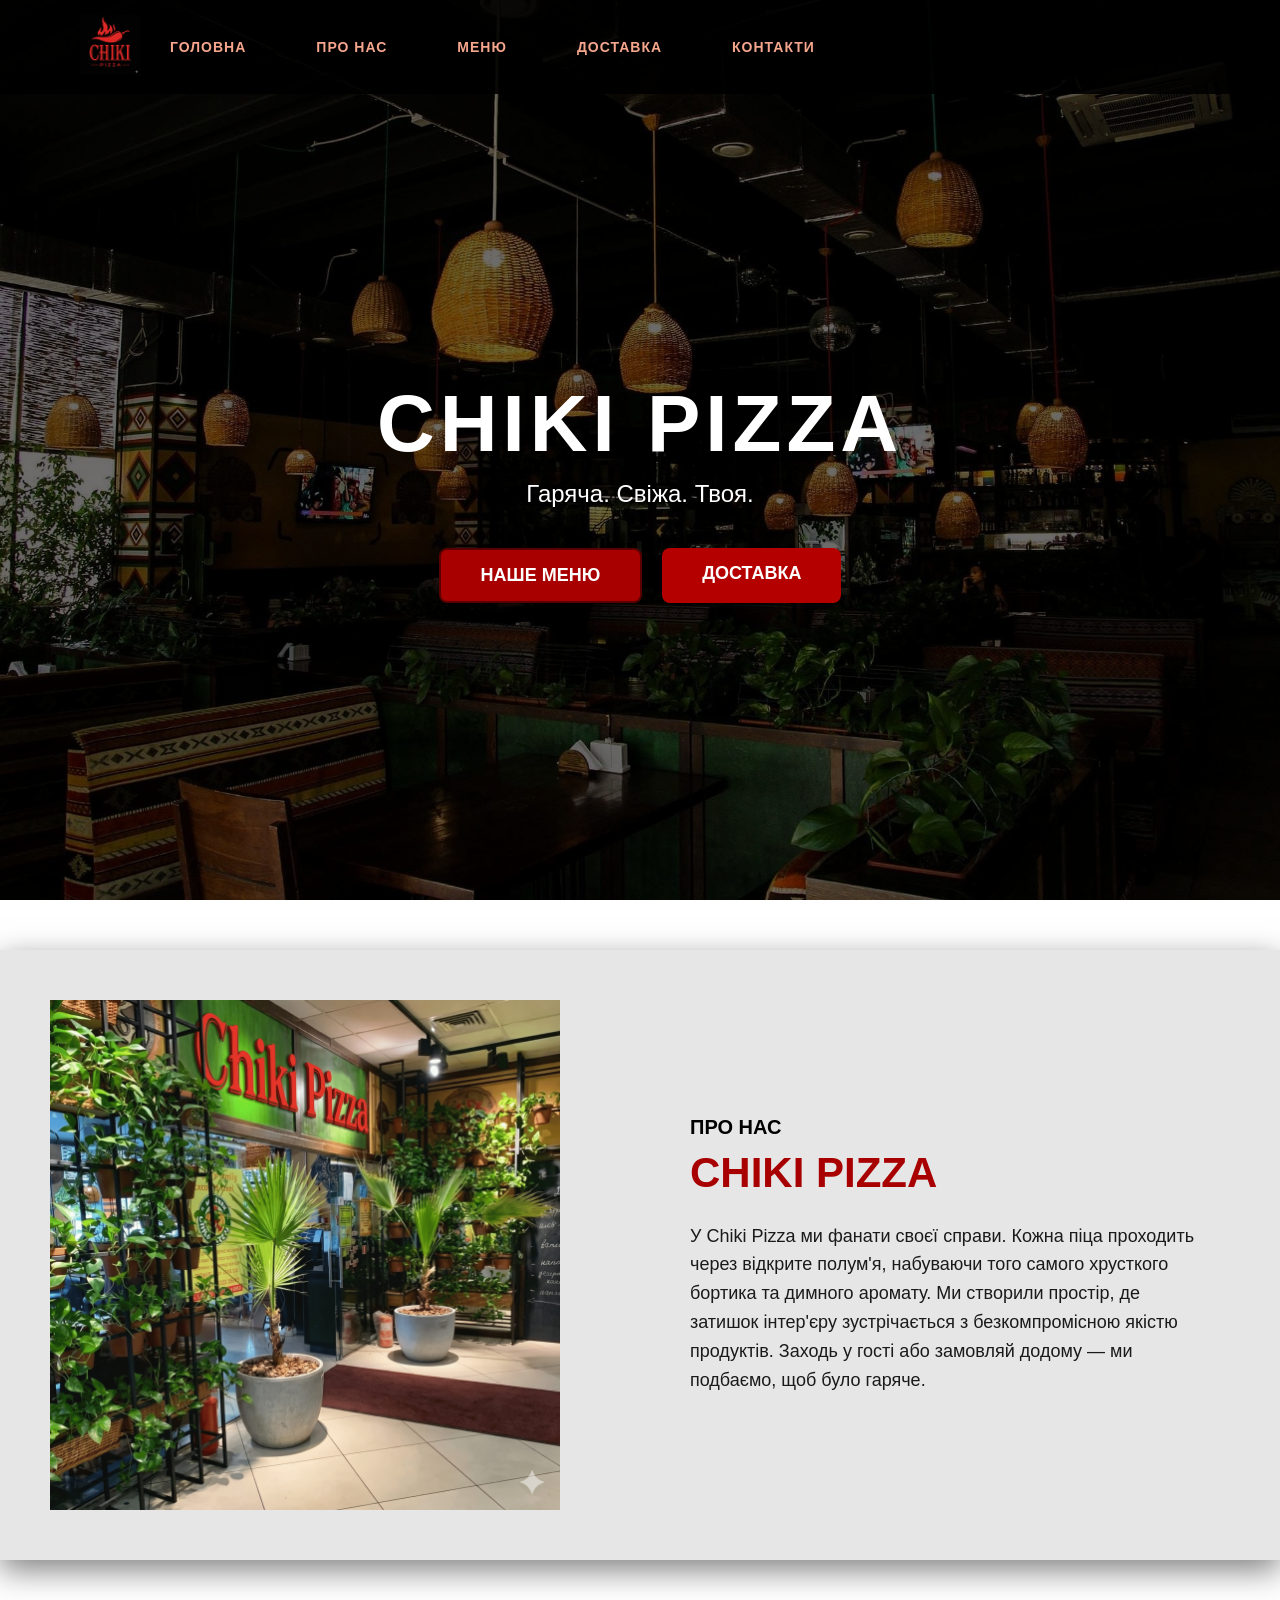
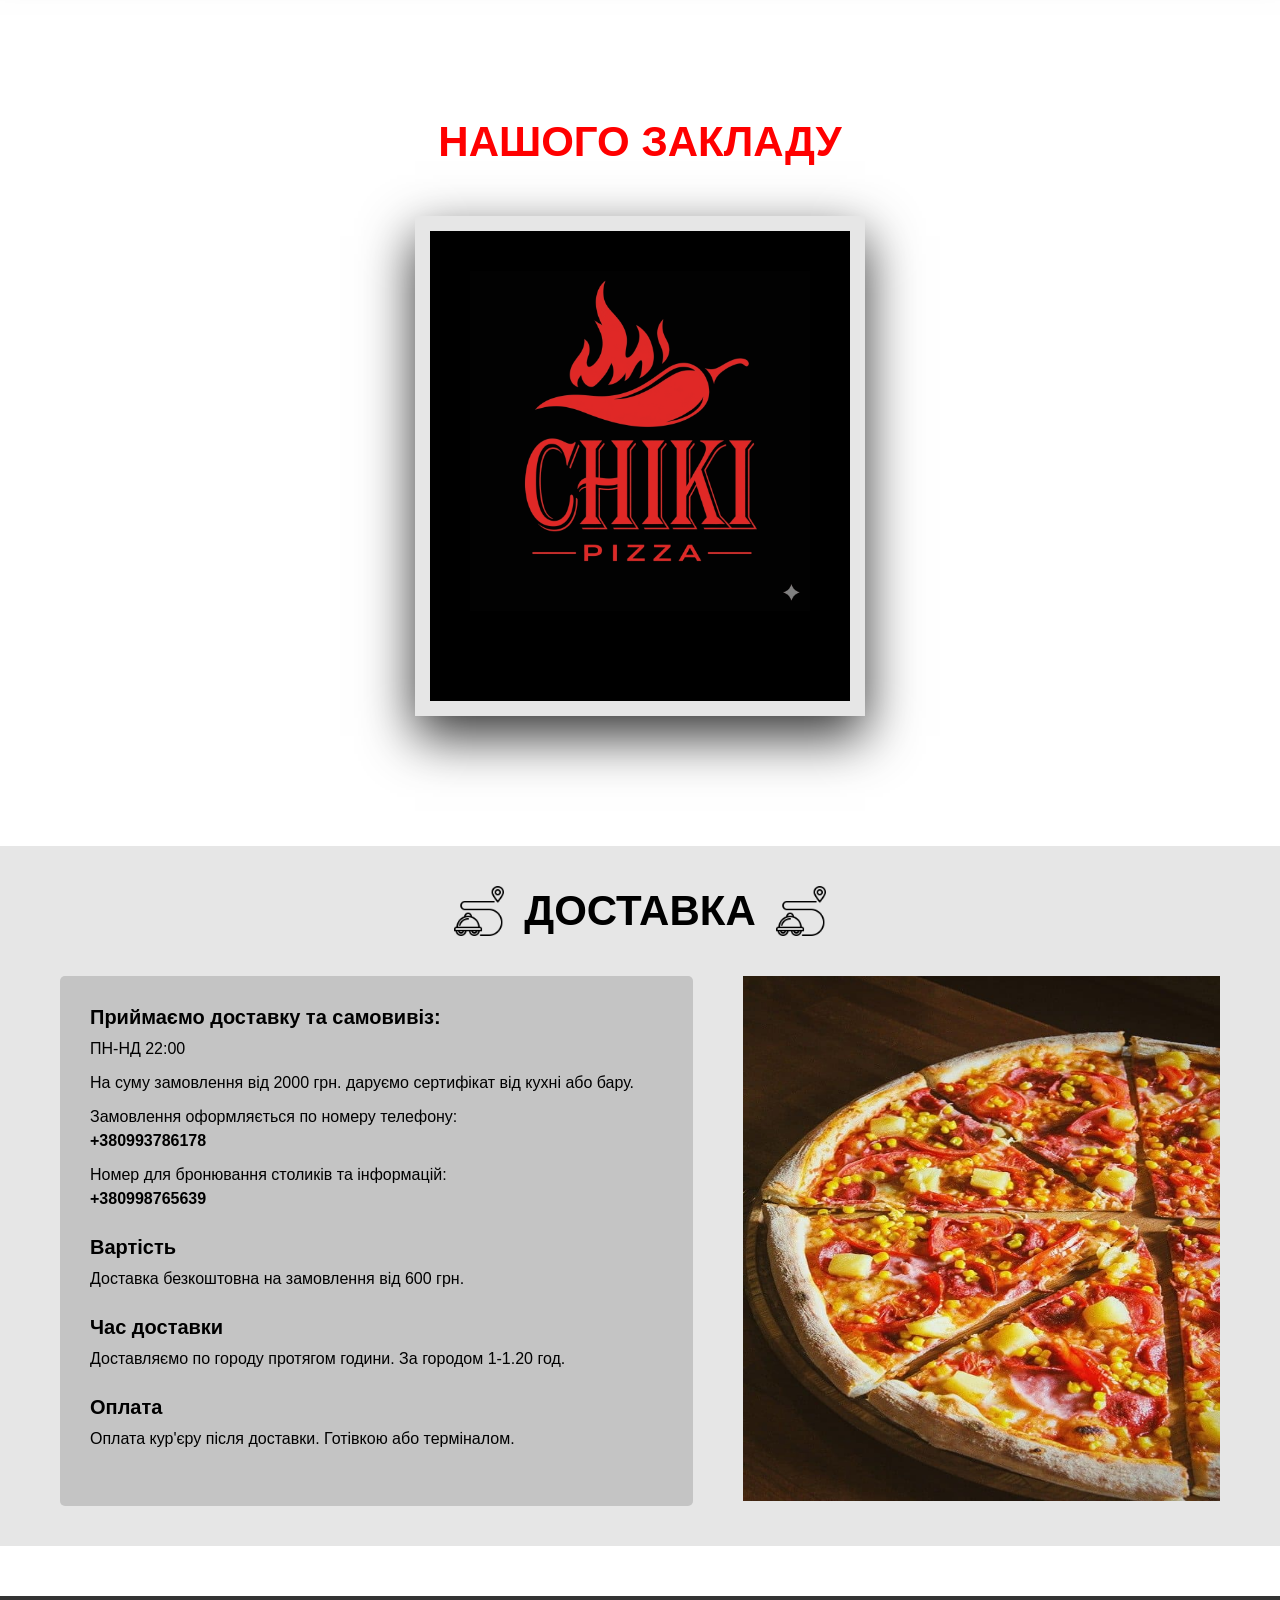
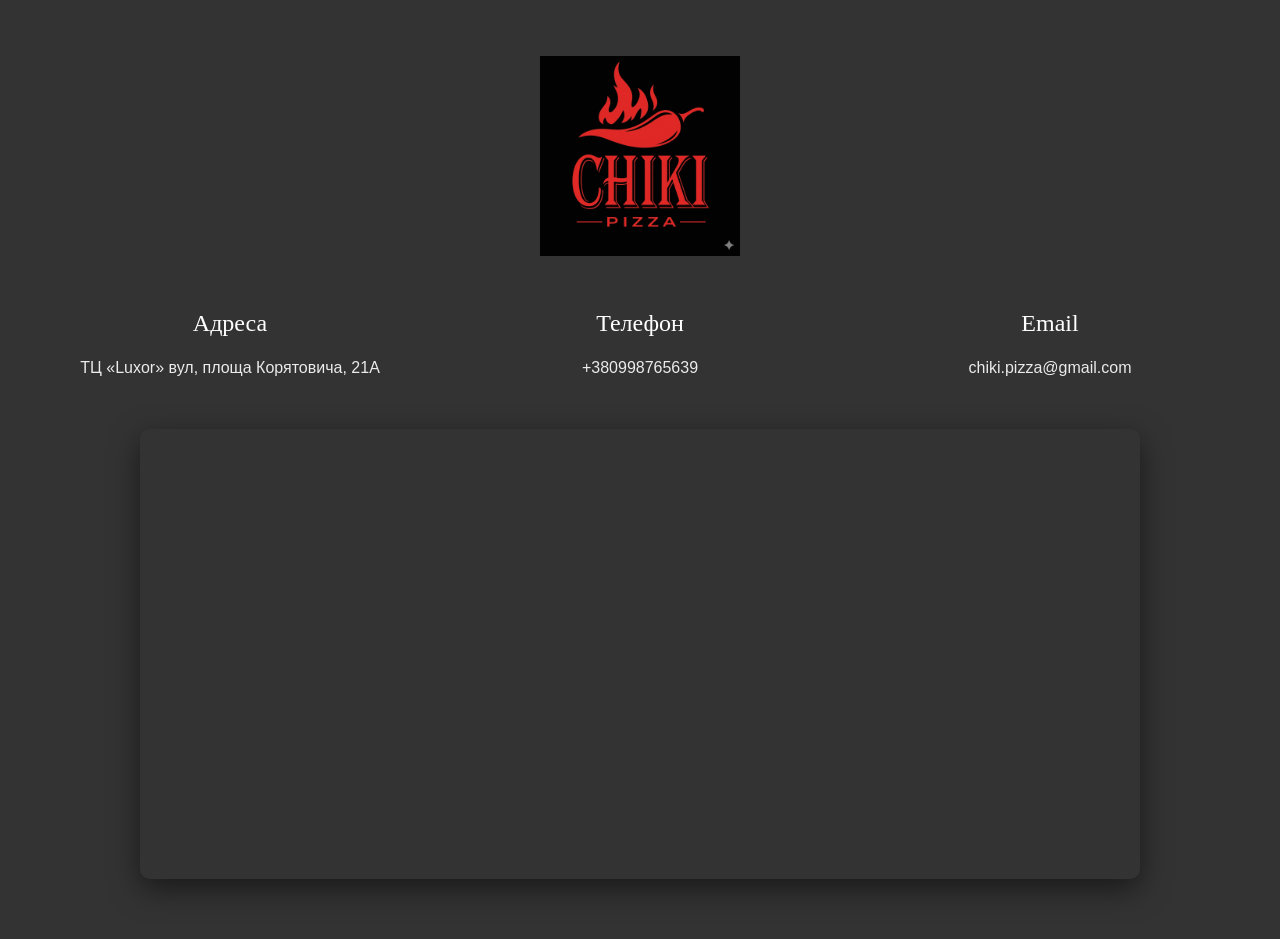
<file: index.html>
<!DOCTYPE html>
<html lang="uk">
<head>
    <meta charset="UTF-8">
    <meta name="viewport" content="width=device-width, initial-scale=1.0">
    <title>Chiki Pizza - Гаряча. Свіжа. Твоя.</title>
    <link rel="stylesheet" href="style.css">
</head>
<body>

    <header class="navbar">
    <div class="logo">
        <img src="logo.png" alt="Logo">
    </div>
    <nav>
        <ul class="nav-links">
            <li><a href="#home">ГОЛОВНА</a></li>
            <li><a href="#about">ПРО НАС</a></li>
            <li><a href="#menu">МЕНЮ</a></li>
            <li><a href="#delivery">ДОСТАВКА</a></li>
            <li><a href="#footer">КОНТАКТИ</a></li>
        </ul>
    </nav>
</header>



    <main id="home" class="hero-section">
        <div class="overlay"></div>
        <div class="hero-content">
            <h1 class="main-title">CHIKI PIZZA</h1>
            <p class="tagline">Гаряча. Свіжа. Твоя.</p>
            <div class="cta-buttons">
                <a href="menu.html" class="btn btn-menu">НАШЕ МЕНЮ</a>
                <a href="delivery.html" class="btn btn-delivery">ДОСТАВКА</a>
</div>
        </div>
    </main>
    <section id="about" class="about-section">
    <div class="container">
        <div class="about-card">
            <div class="about-image">
                <img src="chiki.png" alt="Chiki Pizza Інтер'єр">
            </div>
            <div class="about-text">
                <h3>ПРО НАС</h3>
                <h2>CHIKI PIZZA</h2>
                <p>
                    У Chiki Pizza ми фанати своєї справи. Кожна піца проходить через відкрите полум'я, 
                    набуваючи того самого хрусткого бортика та димного аромату. Ми створили простір, 
                    де затишок інтер'єру зустрічається з безкомпромісною якістю продуктів. 
                    Заходь у гості або замовляй додому — ми подбаємо, щоб було гаряче.
                </p>
            </div>
        </div>
    </div>
</section>
<section id="menu" class="menu-section">
    <div class="menu-header">
        <h3>МЕНЮ</h3>
        <h2>НАШОГО ЗАКЛАДУ</h2>
    </div>
    
   <div class="menu-container">
    <a href="menu.html" class="menu-link">
        <div class="menu-card">
            <img src="logo.png" alt="Chiki Pizza Menu" class="big-logo">
        </div>
    </a>
</div>
</section>
<section id="delivery" class="delivery-section">
    <div class="delivery-card">
        <div class="delivery-title">
            <img src="icon1.png" alt="icon" class="icon"> 
            <h2>ДОСТАВКА</h2>
            <img src="icon1.png" alt="icon" class="icon">
        </div>

        <div class="delivery-content">
            <div class="delivery-info">
                <div class="info-block">
                    <h4>Приймаємо доставку та самовивіз:</h4>
                    <p>ПН-НД 22:00</p>
                    <p>На суму замовлення від 2000 грн. даруємо сертифікат від кухні або бару.</p>
                    <p>Замовлення оформляється по номеру телефону:<br><strong>+380993786178</strong></p>
                    <p>Номер для бронювання столиків та інформацій:<br><strong>+380998765639</strong></p>
                </div>

                <div class="info-block">
                    <h4>Вартість</h4>
                    <p>Доставка безкоштовна на замовлення від 600 грн.</p>
                </div>

                <div class="info-block">
                    <h4>Час доставки</h4>
                    <p>Доставляємо по городу протягом години. За городом 1-1.20 год.</p>
                </div>

                <div class="info-block">
                    <h4>Оплата</h4>
                    <p>Оплата кур'єру після доставки. Готівкою або терміналом.</p>
                </div>
            </div>

            <div class="delivery-image">
                <img src="pizza_del.jpg" alt="Delicious Pizza">
            </div>
        </div>
    </div>
</section>
<footer id="footer" class="footer">
    <div class="footer-logo">
        <img src="logo.png" alt="Chiki Pizza Logo">
    </div>
    
    <div class="footer-contacts">
        <div class="footer-col">
            <h3>Адреса</h3>
            <p>ТЦ «Luxor» вул, площа Корятовича, 21А</p>
        </div>
        
        <div class="footer-col">
            <h3>Телефон</h3>
            <p>+380998765639</p>
        </div>
        
        <div class="footer-col">
            <h3>Email</h3>
            <p>chiki.pizza@gmail.com</p>
        </div>
    </div>
    <div class="map-container">
    <iframe src="https://www.google.com/maps/embed?pb=!1m18!1m12!1m3!1d2637.209084309681!2d22.300311999999998!3d48.6249809!2m3!1f0!2f0!3f0!3m2!1i1024!2i768!4f13.1!3m3!1m2!1s0x473919b696cf29c1%3A0xdb1f2558306ccd68!2z0KfQuNC70ZYg0J_RltGG0LA!5e0!3m2!1suk!2sua!4v1777450108096!5m2!1suk!2sua" width="600" height="450" style="border:0;" allowfullscreen="" loading="lazy" referrerpolicy="no-referrer-when-downgrade"></iframe>
</div>
</footer>

</body>
</html>
</file>
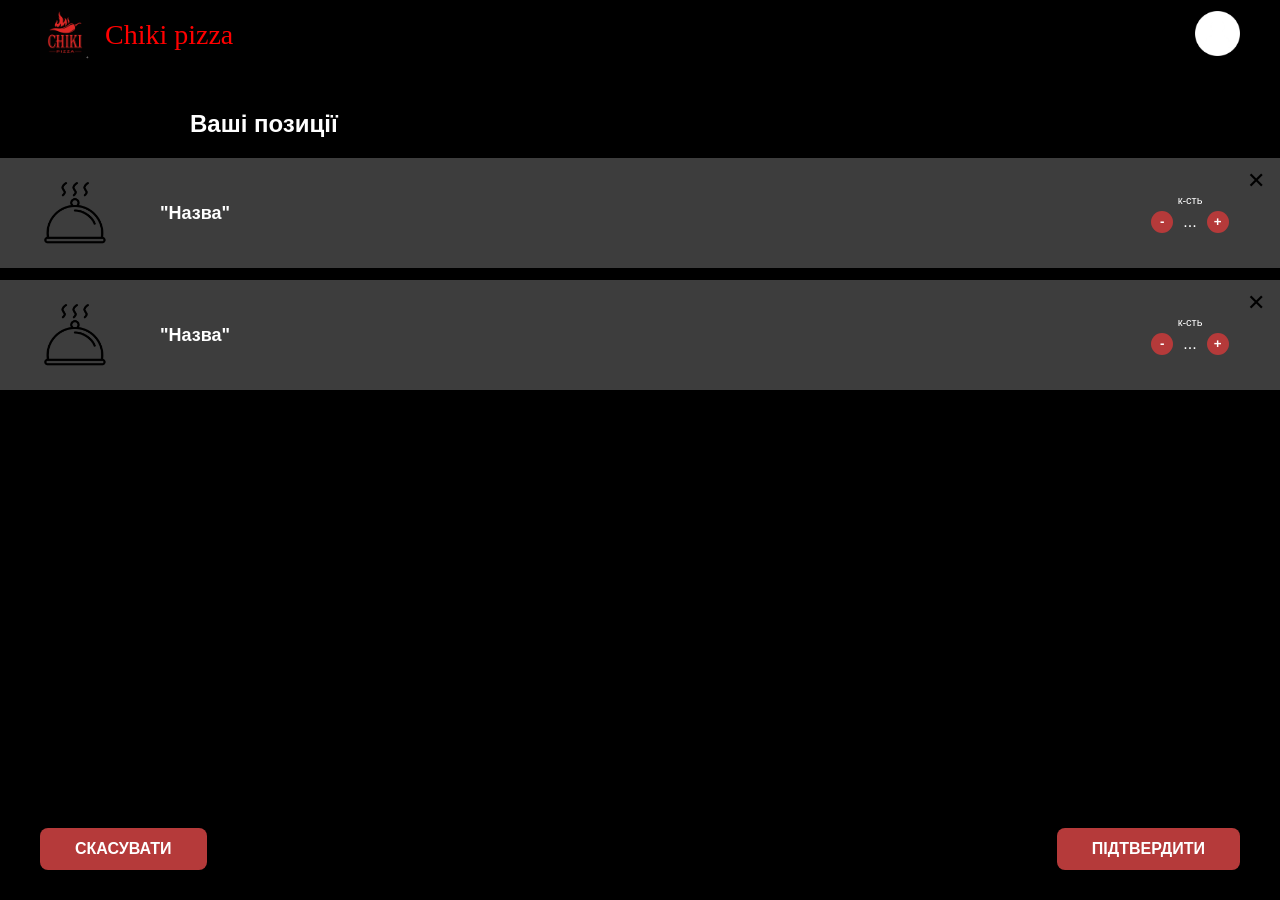
<file: confirm.html>
<!DOCTYPE html>
<html lang="uk">
<head>
    <meta charset="UTF-8">
    <meta name="viewport" content="width=device-width, initial-scale=1.0">
    <link rel="stylesheet" href="style.css">
    <title>Chiki Pizza - Basket</title>
</head>
<body>
    <div class="cart-container">
        <!-- Header Section -->
         <div class="header-top">
        <div class="header-left">
            <img src="logo.png" alt="Chiki Logo" class="mini-logo">
            <h1 class="brand-text">Chiki pizza</h1>
        </div>
        <div class="header-right">
            <div class="user-avatar">
                <img src="icon2.png" alt="User">
            </div>
        </div>
    </div>

        <h2 class="section-title">Ваші позиції</h2>

        <!-- Items List -->
        <div class="items-list">
            <div class="item-card">
                <button class="remove-btn">✕</button>
                <div class="item-icon">
                    <img src="icon4.png">
                </div>
                <div class="item-info">
                    <span class="item-name">"Назва"</span>
                </div>
                <div class="quantity-control">
                    <span class="qty-label">к-сть</span>
                    <div class="counter">
                        <button class="minus">-</button>
                        <span class="count">...</span>
                        <button class="plus">+</button>
                    </div>
                </div>
            </div>

            <div class="item-card">
                <button class="remove-btn">✕</button>
                <div class="item-icon">
                    <img src="icon4.png">
                </div>
                <div class="item-info">
                    <span class="item-name">"Назва"</span>
                </div>
                <div class="quantity-control">
                    <span class="qty-label">к-сть</span>
                    <div class="counter">
                        <button class="minus">-</button>
                        <span class="count">...</span>
                        <button class="plus">+</button>
                    </div>
                </div>
            </div>
        </div>

        <!-- Footer Actions -->
       <footer class="cart-footer">
    <a href="delivery.html" class="btn btn-cancel" style="text-decoration: none; text-align: center;">СКАСУВАТИ</a>
    
    <a href="order.html" class="btn btn-confirm" style="text-decoration: none; text-align: center;">ПІДТВЕРДИТИ</a>
</footer>
    </div>
</body>
</html>
</file>
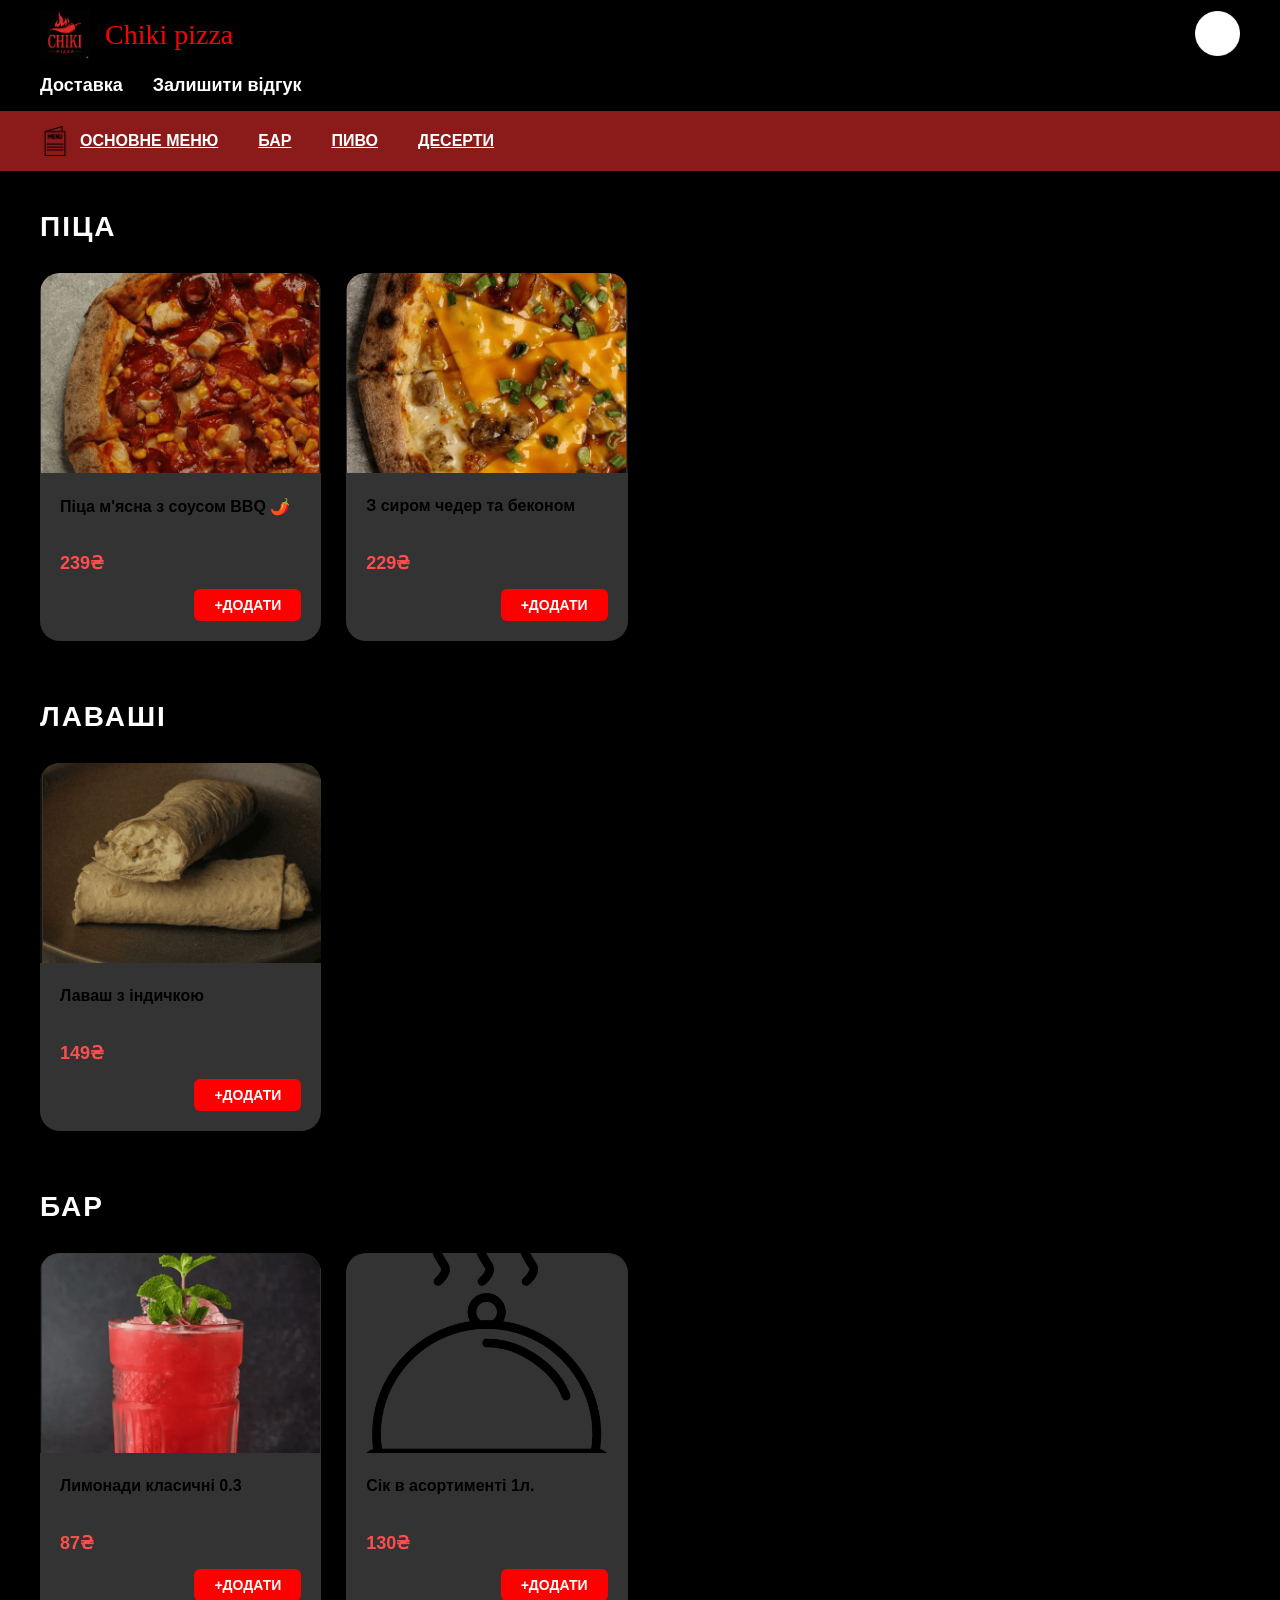
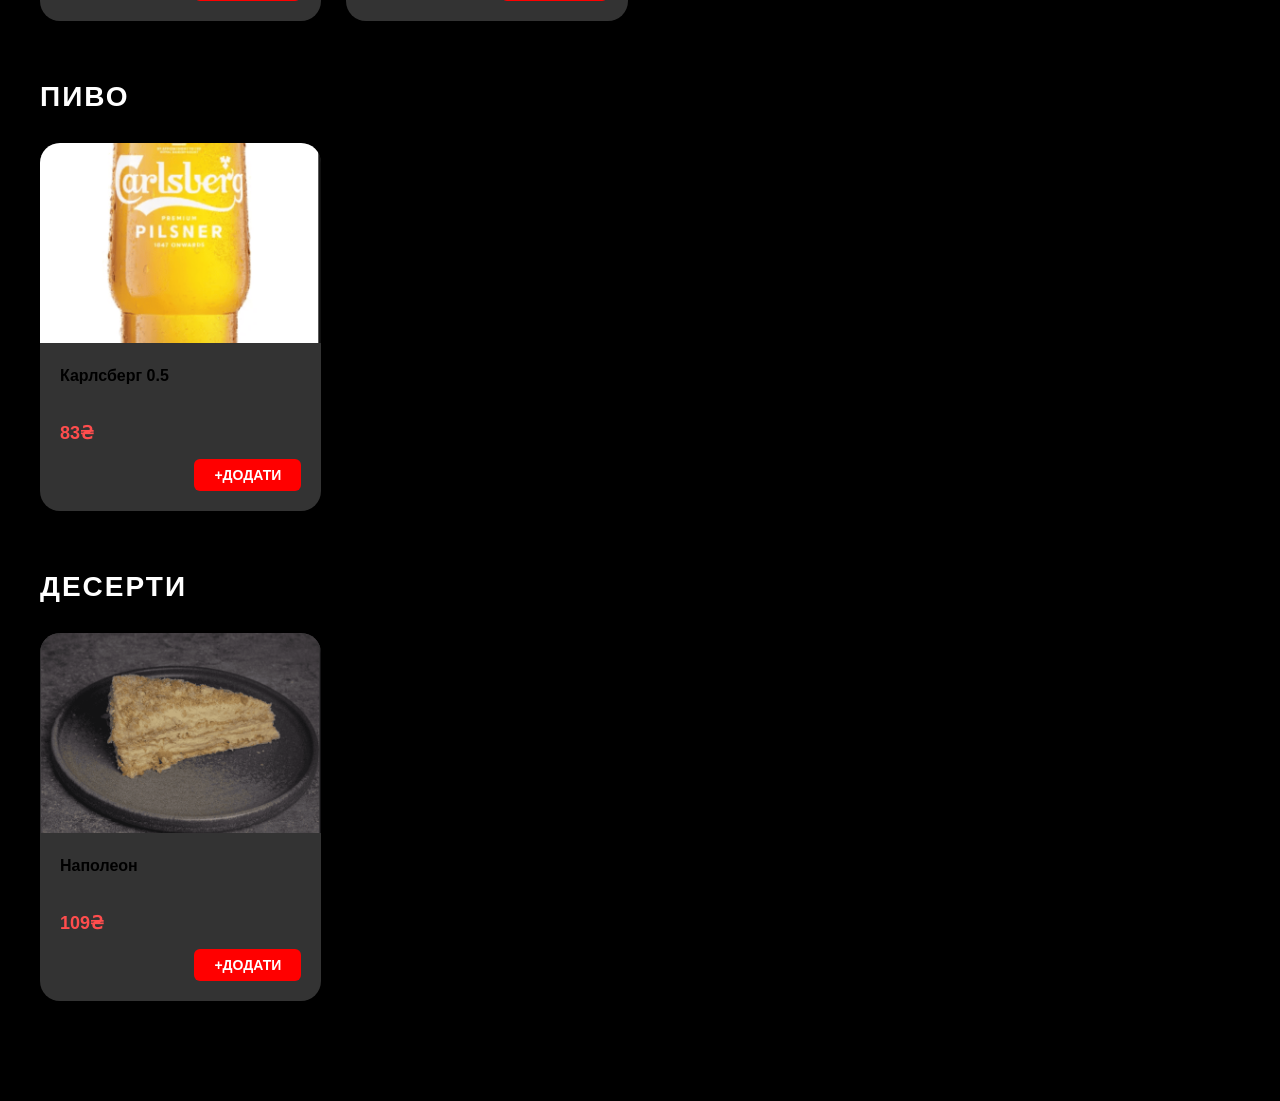
<file: delivery.html>
<!DOCTYPE html>
<html lang="uk">
<head>
    <meta charset="UTF-8">
    <meta name="viewport" content="width=device-width, initial-scale=1.0">
    <title>Доставка - Chiki Pizza</title>
    <link rel="stylesheet" href="style.css">
</head>
<body class="menu-page">

    <header class="custom-menu-header">
    <div class="header-top">
        <div class="header-left">
            <img src="logo.png" alt="Chiki Logo" class="mini-logo">
            <h1 class="brand-text">Chiki pizza</h1>
        </div>
        <div class="header-right">
            <div class="user-avatar">
                <img src="icon2.png" alt="User">
            </div>
        </div>
    </div>

    <nav class="header-bottom">
        <ul class="secondary-nav">
            <li><a href="delivery.html">Доставка</a></li>
            <li><a href="#">Залишити відгук</a></li>
        </ul>
    </nav>

    <div class="category-panel">
        <div class="category-list">
            <a href="#pizza" class="category-item main-active">
                <img src="icon3.png" alt="menu" class="cat-icon">
                ОСНОВНЕ МЕНЮ
            </a>
            <a href="#bar" class="category-item">БАР</a>
            <a href="#beer" class="category-item">ПИВО</a>
            <a href="#desserts" class="category-item">ДЕСЕРТИ</a>
        </div>
    </div>
</header>

    <main class="menu-content">
        <section class="menu-category">
            <h2 id="pizza" class="category-title">ПІЦА</h2>
            <div class="product-grid">
                <div class="product-card">
                    <img src="spice.png" alt="Піца">
                    <div class="product-info">
                        <h3>Піца м'ясна з соусом BBQ 🌶️</h3>
                        <p class="price">239₴</p>
                        <div class="button-wrapper">
                         <a href="confirm.html" class="buy-button">+ДОДАТИ</a>
                         </div>
                    </div>
                </div>
                <div class="product-card">
                    <img src="becon.png" alt="Піца">
                    <div class="product-info">
                        <h3>З сиром чедер та беконом</h3>
                        <p class="price">229₴</p>
                        <div class="button-wrapper">
                         <a href="confirm.html" class="buy-button">+ДОДАТИ</a>
                         </div>
                    </div>
        </section>

        <section class="menu-category">
            <h2 class="category-title">ЛАВАШІ</h2>
            <div class="product-grid">
                <div class="product-card">
                    <img src="lav1.png" alt="Лаваш">
                    <div class="product-info">
                        <h3>Лаваш з індичкою</h3>
                        <p class="price">149₴</p>
                        <div class="button-wrapper">
                         <a href="confirm.html" class="buy-button">+ДОДАТИ</a>
                         </div>
                    </div>
                </div>
            </div>
        </section>
         <section class="menu-category">
            <h2 id="bar" class="category-title">БАР</h2>
            <div class="product-grid">
                <div class="product-card">
                    <img src="bar.png" alt="Напій">
                    <div class="product-info">
                        <h3>Лимонади класичні 0.3</h3>
                        <p class="price">87₴</p>
                        <div class="button-wrapper">
                         <a href="confirm.html" class="buy-button">+ДОДАТИ</a>
                         </div>
                    </div>
                </div>
            
            <div class="product-card">
                    <img src="icon4.png" alt="Напій">
                    <div class="product-info">
                        <h3>Сік в асортименті 1л.</h3>
                        <p class="price">130₴</p>
                        <div class="button-wrapper">
                         <a href="confirm.html" class="buy-button">+ДОДАТИ</a>
                         </div>
                    </div>
        </section>

        <section class="menu-category">
            <h2 id="beer" class="category-title">ПИВО</h2>
            <div class="product-grid">
                <div class="product-card">
                    <img src="beer1.png" alt="Пиво">
                    <div class="product-info">
                        <h3>Карлсберг 0.5</h3>
                        <p class="price">83₴</p>
                        <div class="button-wrapper">
                         <a href="confirm.html" class="buy-button">+ДОДАТИ</a>
                         </div>
                    </div>
                </div>
            </div>
        </section>
        <section class="menu-category">
            <h2 id="desserts" class="category-title">ДЕСЕРТИ</h2>
            <div class="product-grid">
                <div class="product-card">
                    <img src="cake1.png" alt="Десерт">
                    <div class="product-info">
                        <h3>Наполеон</h3>
                        <p class="price">109₴</p>
                        <div class="button-wrapper">
                         <a href="confirm.html" class="buy-button">+ДОДАТИ</a>
                         </div>
                    </div>
                </div>
            </div>
        </section>
    </main>

</body>
</html>
</file>
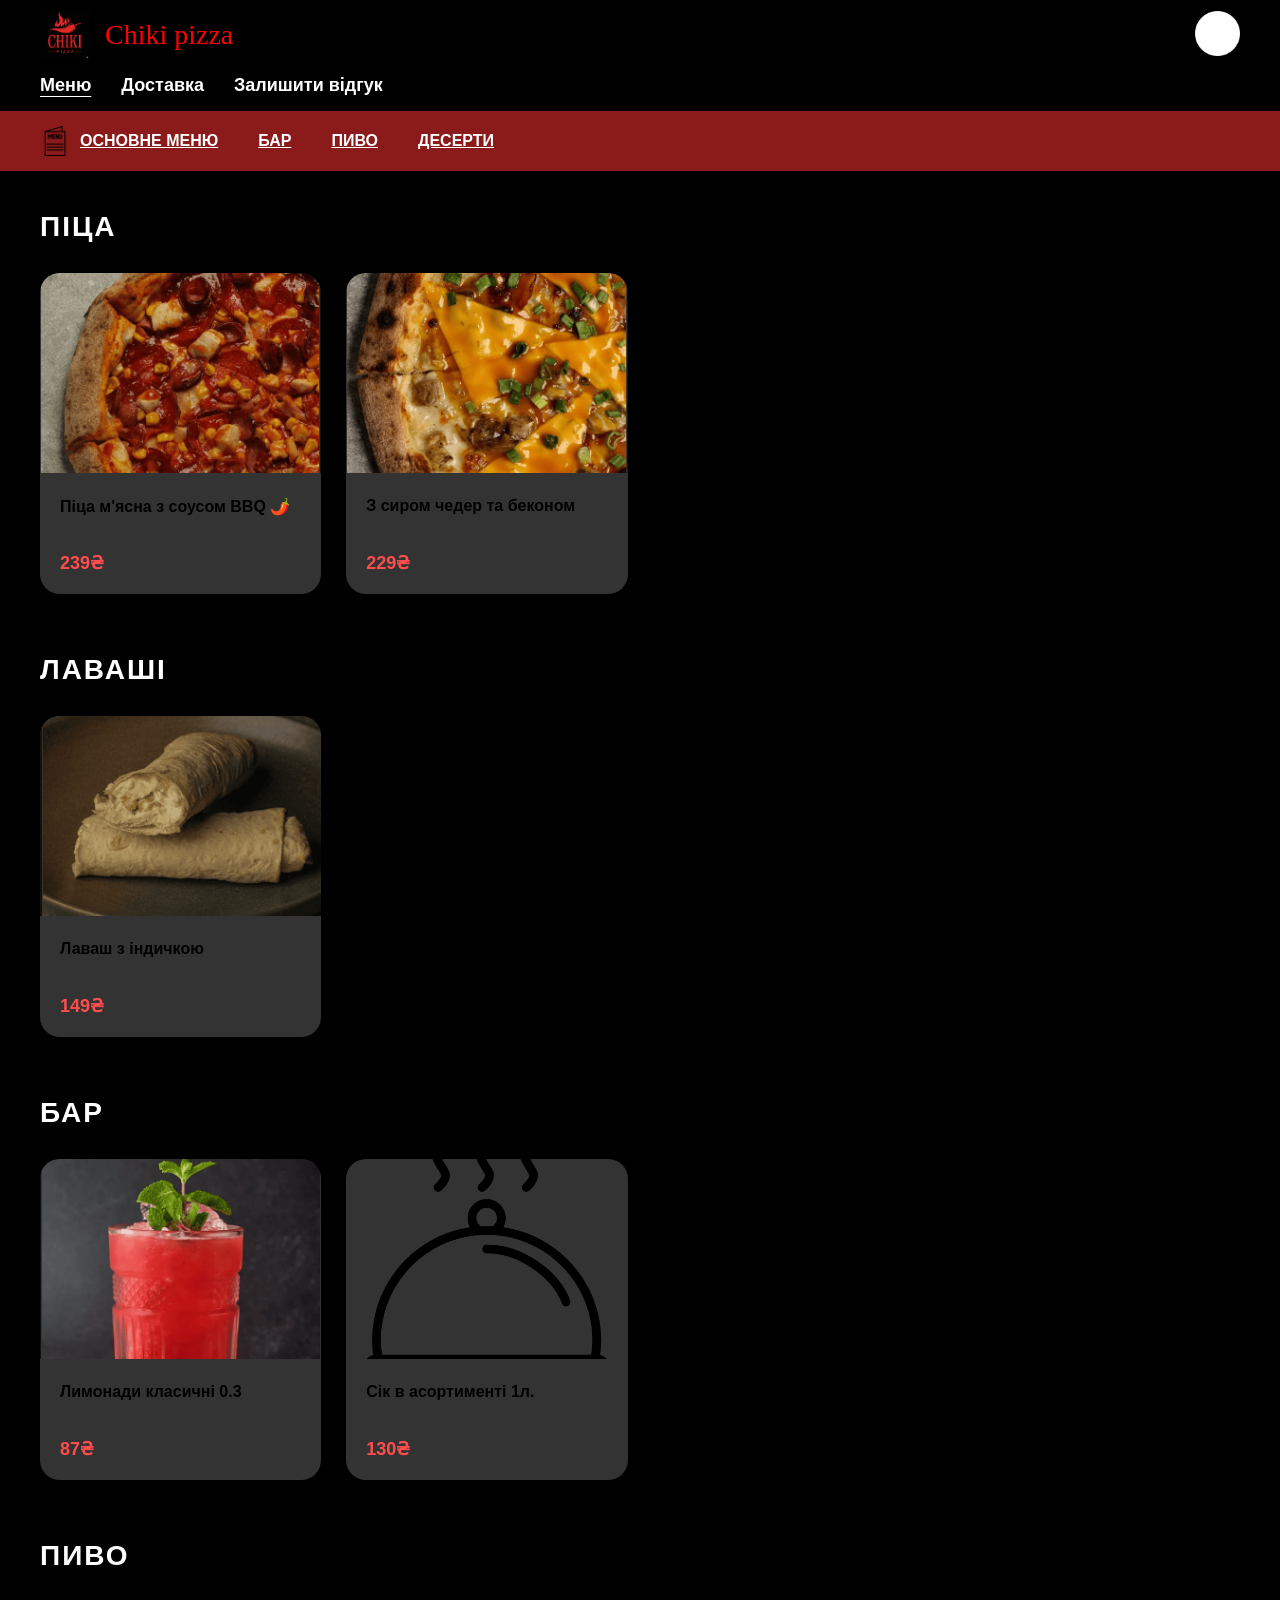
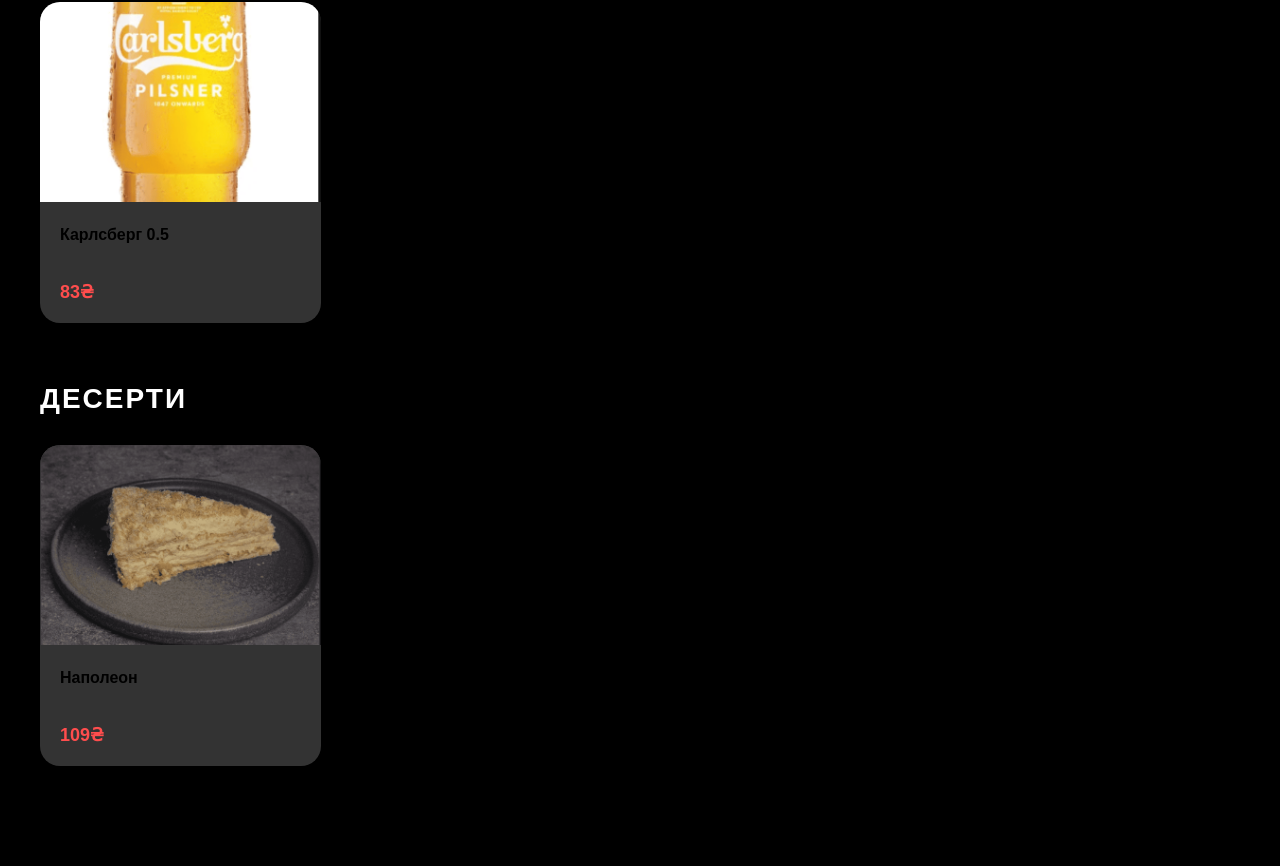
<file: menu.html>
<!DOCTYPE html>
<html lang="uk">
<head>
    <meta charset="UTF-8">
    <meta name="viewport" content="width=device-width, initial-scale=1.0">
    <title>Меню - Chiki Pizza</title>
    <link rel="stylesheet" href="style.css">
</head>
<body class="menu-page">

    <header class="custom-menu-header">
    <div class="header-top">
        <div class="header-left">
            <img src="logo.png" alt="Chiki Logo" class="mini-logo">
            <h1 class="brand-text">Chiki pizza</h1>
        </div>
        <div class="header-right">
            <div class="user-avatar">
                <img src="icon2.png" alt="User">
            </div>
        </div>
    </div>

    <nav class="header-bottom">
        <ul class="secondary-nav">
            <li class="active"><a href="menu.html">Меню</a></li>
            <li><a href="delivery.html">Доставка</a></li>
            <li><a href="#">Залишити відгук</a></li>
        </ul>
    </nav>

    <div class="category-panel">
        <div class="category-list">
            <a href="#pizza" class="category-item main-active">
                <img src="icon3.png" alt="menu" class="cat-icon">
                ОСНОВНЕ МЕНЮ
            </a>
            <a href="#bar" class="category-item">БАР</a>
            <a href="#beer" class="category-item">ПИВО</a>
            <a href="#desserts" class="category-item">ДЕСЕРТИ</a>
        </div>
    </div>
</header>

    <main class="menu-content">
        <section class="menu-category">
            <h2 id="pizza" class="category-title">ПІЦА</h2>
            <div class="product-grid">
                <div class="product-card">
                    <img src="spice.png" alt="Піца">
                    <div class="product-info">
                        <h3>Піца м'ясна з соусом BBQ 🌶️</h3>
                        <p class="price">239₴</p>
                    </div>
                </div>
                <div class="product-card">
                    <img src="becon.png" alt="Піца">
                    <div class="product-info">
                        <h3>З сиром чедер та беконом</h3>
                        <p class="price">229₴</p>
                    </div>
        </section>

        <section class="menu-category">
            <h2 class="category-title">ЛАВАШІ</h2>
            <div class="product-grid">
                <div class="product-card">
                    <img src="lav1.png" alt="Лаваш">
                    <div class="product-info">
                        <h3>Лаваш з індичкою</h3>
                        <p class="price">149₴</p>
                    </div>
                </div>
            </div>
        </section>
         <section class="menu-category">
            <h2 id="bar" class="category-title">БАР</h2>
            <div class="product-grid">
                <div class="product-card">
                    <img src="bar.png" alt="Напій">
                    <div class="product-info">
                        <h3>Лимонади класичні 0.3</h3>
                        <p class="price">87₴</p>
                    </div>
                </div>
            
            <div class="product-card">
                    <img src="icon4.png" alt="Напій">
                    <div class="product-info">
                        <h3>Сік в асортименті 1л.</h3>
                        <p class="price">130₴</p>
                    </div>
        </section>

        <section class="menu-category">
            <h2 id="beer" class="category-title">ПИВО</h2>
            <div class="product-grid">
                <div class="product-card">
                    <img src="beer1.png" alt="Пиво">
                    <div class="product-info">
                        <h3>Карлсберг 0.5</h3>
                        <p class="price">83₴</p>
                    </div>
                </div>
            </div>
        </section>
        <section class="menu-category">
            <h2 id="desserts" class="category-title">ДЕСЕРТИ</h2>
            <div class="product-grid">
                <div class="product-card">
                    <img src="cake1.png" alt="Десерт">
                    <div class="product-info">
                        <h3>Наполеон</h3>
                        <p class="price">109₴</p>
                    </div>
                </div>
            </div>
        </section>
    </main>

</body>
</html>
</file>
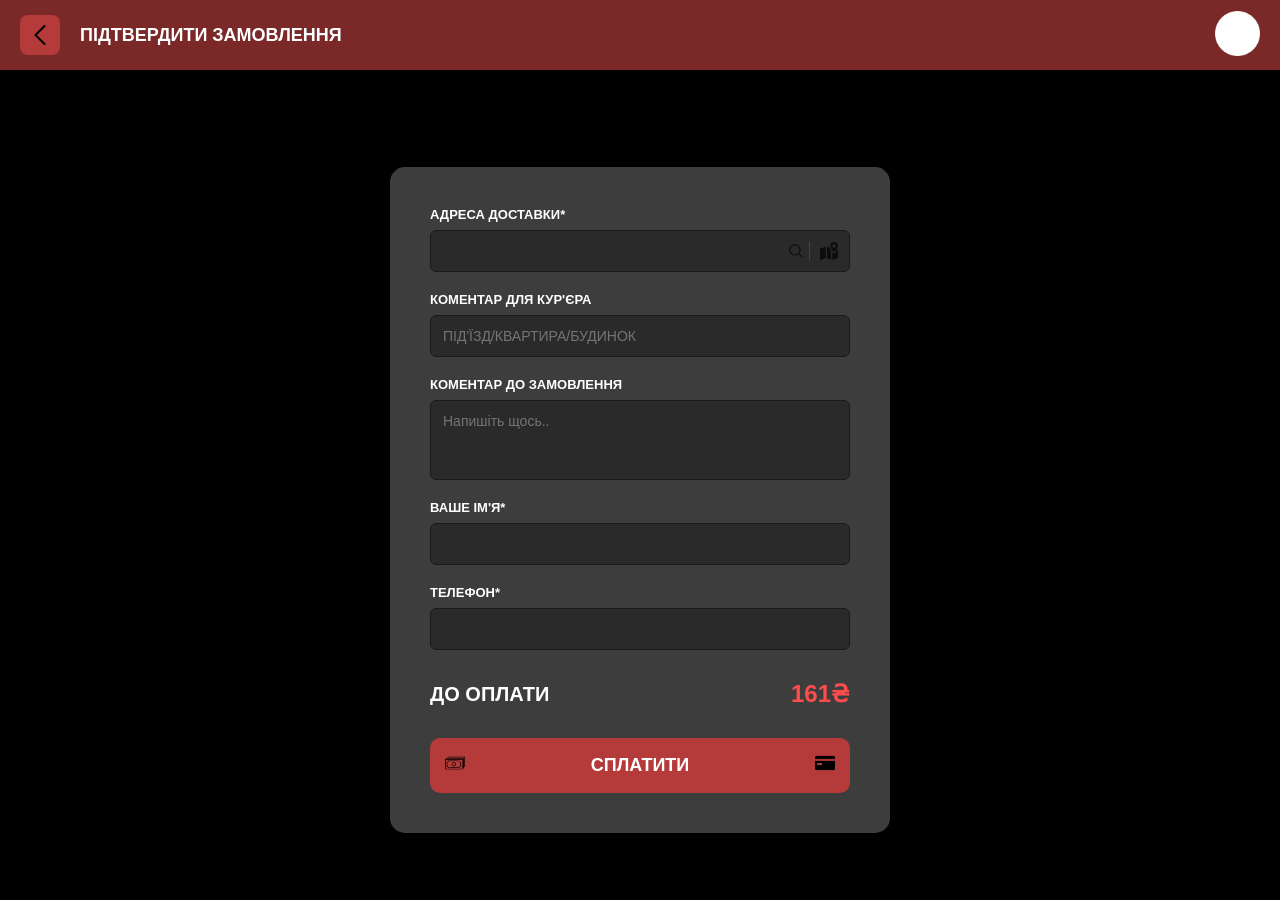
<file: order.html>
<!DOCTYPE html>
<html lang="uk">
<head>
    <meta charset="UTF-8">
    <meta name="viewport" content="width=device-width, initial-scale=1.0">
    <link rel="stylesheet" href="style.css">
    <title>Підтвердити замовлення</title>
</head>
<body class="order-page">
    <header class="order-header">
        <a href="confirm.html" class="back-btn">
            <img src="icon9.png" alt="Назад"> 
        </a>
        <h1 class="header-title">ПІДТВЕРДИТИ ЗАМОВЛЕННЯ</h1>
        <div class="user-avatar">
            <img src="icon2.png">
        </div>
    </header>

    <main class="order-main">
        <div class="order-card">
            <form id="order-form">
                <div class="input-group">
                    <label>АДРЕСА ДОСТАВКИ<span>*</span></label>
                    <div class="input-with-icon">
                        <input type="text" placeholder="">
                        <span class="search-icon">
                            <img src="icon6.png">
                        </span>
                        <span class="map-icon">
                            <img src="icon5.png">
                        </span>
                    </div>
                </div>

                <div class="input-group">
                    <label>КОМЕНТАР ДЛЯ КУР'ЄРА</label>
                    <input type="text" placeholder="ПІД'ЇЗД/КВАРТИРА/БУДИНОК">
                </div>

                <div class="input-group">
                    <label>КОМЕНТАР ДО ЗАМОВЛЕННЯ</label>
                    <textarea placeholder="Напишіть щось.."></textarea>
                </div>

                <div class="input-group">
                    <label>ВАШЕ ІМ'Я<span>*</span></label>
                    <input type="text">
                </div>

                <div class="input-group">
                    <label>ТЕЛЕФОН<span>*</span></label>
                    <input type="tel">
                </div>

                <div class="total-section">
                    <span class="total-label">ДО ОПЛАТИ</span>
                    <span class="total-amount">161₴</span>
                </div>

                <button type="submit" class="pay-button">
                    <span class="cash-icon">
                        <img src="icon7.png">
                    </span>
                    СПЛАТИТИ
                    <span class="card-icon">
                        <img src="icon8.png">
                    </span>
                </button>
            </form>
        </div>
    </main>
</body>
</html>
</file>
<file: style.css>
/* Основні налаштування */
html {
    scroll-behavior: smooth;
}
* {
    margin: 0;
    padding: 0;
    box-sizing: border-box;
    font-family: 'Segoe UI', Tahoma, Geneva, Verdana, sans-serif;

}

body {
    background-image: url('bg.jpg');
    background-size: cover;       /* Розтягнути на весь екран */
    background-position: center;  /* Центрувати */
    background-attachment: fixed; /* Зафіксувати при скролі */
}

.navbar {
    position: fixed; /* Меню тепер "приклеєне" при скролі */
    top: 0;
    left: 0;
    width: 100%;
    display: flex;
    justify-content: space-between;
    align-items: center;
    padding: 15px 80px;
    background: rgba(0, 0, 0, 0.9); /* Робимо фон темнішим, щоб текст не зливався з контентом під ним */
    z-index: 1000; /* Щоб меню було поверх усіх інших картинок */
    transition: background 0.3s ease;
}

.logo img {
    height: 60px; 
    flex: 1;
    margin-right: 40 px;
}

.nav-links {
    list-style: none;
    display: flex;
    flex: 2;
    justify-content: center;
    gap: 40px;
}
.navbar::after {
    content: "";
    flex: 1;
}

.nav-links li {
    margin-left: 30px;
}

.nav-links a {
    text-decoration: none;
    color: #f5a68d; /* Колір з вашого макету */
    font-weight: 600;
    font-size: 14px;
    letter-spacing: 1px;
    transition: color 0.3s;
}

.nav-links a:hover {
    color: #fff;
}

.hero-section {
    position: relative;
    height: 100vh;
    padding-top: 80px;
    background-image: url('nav.jpg'); /* Чітко вказуємо картинку */
    background-color: rgba(85, 80, 80, 0.4); /* Колір не переб'є картинку */
    background-size: cover;
    background-position: center;
    background-blend-mode: overlay; /* Додай це, щоб колір змішався з фото */
    display: flex;
    justify-content: center;
    align-items: center;
    text-align: center;
}

/* Затемнення фону для читабельності тексту */
.overlay {
    position: absolute;
    top: 0;
    left: 0;
    width: 100%;
    height: 100%;
    background: rgba(0, 0, 0, 0.5); 
}

.hero-content {
    position: relative;
    z-index: 1;
}

.main-title {
    font-size: 80px;
    font-weight: 900;
    letter-spacing: 5px;
    margin-bottom: 10px;
    color: white
}

.tagline {
    font-size: 24px;
    font-weight: 400;
    margin-bottom: 40px;
    color: white;
}

/* Кнопки */
.cta-buttons {
    display: flex;
    gap: 20px;
    justify-content: center;
}

.btn {
    text-decoration: none;
    color: white;
    padding: 15px 40px;
    font-size: 18px;
    font-weight: bold;
    border-radius: 8px;
    transition: transform 0.2s, background 0.3s;
}

.btn-menu {
    background-color: #a80000;
    border: 2px solid #5a0000;
}

.btn-delivery {
    background-color: #b50000;
}

.btn:hover {
    transform: scale(1.05);
    background-color: #e60000;
}

/* Основний контейнер для секції */
.about-section {
    padding: 0;
    width: 100%;
   background-color: #e6e6e6;
   margin: 50px 0;
    display: flex;
    justify-content: center;
    box-shadow: 0 10px 30px rgba(0,0,0,0.5);

}

.container {
    width: 100%;
}

/* Біла картка */
.about-card {
    display: flex;
    align-items: stretch; 
    width: 100%;
    min-height: 500px; 
    padding: 0;
}

/* Стилі для картинки */
.about-image {
    flex: 1; 
    overflow: hidden;
    margin: 50px;
}

.about-image img {
    width: 100%;
    height: auto;
    display: block;
    object-fit: cover;
}

/* Стилі для тексту */
.about-text {
    flex: 1;
    padding: 60px 80px; 
    display: flex;
    flex-direction: column;
    justify-content: center; 
    color: #000;
    
}

.about-text h3 {
    font-size: 20px;
    font-weight: bold;
    margin-bottom: 10px;
}

.about-text h2 {
    font-size: 42px;
    color: #a80000;
    margin-bottom: 25px;
    font-weight: 900;
}

.about-text p {
    font-size: 18px;
    line-height: 1.6;
    color: #1a1a1a;
}

/* Основна секція меню */
.menu-section {
    padding: 80px 20px; /* Відступи зверху/знизу, щоб відділити від інших блоків */
    text-align: center;
    /* Фон тут прозорий, тому видно загальний body { background-image } */
}

/* Стилі заголовків меню */
.menu-header h3 {
    color: #fff;
    font-size: 20px;
    letter-spacing: 2px;
    margin-bottom: 5px;
    font-weight: 400;
}

.menu-header h2 {
    color: #ff0000; /* Яскраво-червоний */
    font-size: 42px;
    font-weight: 900;
    text-transform: uppercase;
    margin-bottom: 50px; /* Відступ до картки */
}

/* Контейнер для центрування картки */
.menu-container {
    display: flex;
    justify-content: center;
    align-items: center;
}

/* Чорна картка зі світлою рамкою */
.menu-card {
    background-color: #000; /* Глибокий чорний фон всередині */
    padding: 40px;          /* Внутрішній відступ, щоб лого не липло до рамки */
    border: 15px solid #e6e6e6; /* Товста світло-сіра рамка */
    
    /* Обмежуємо максимальний розмір картки */
    max-width: 450px; 
    width: 100%;
    height: 500px;
    
    /* Тінь для об'єму на фоні */
    box-shadow: 0 20px 50px rgba(0,0,0,0.8);
}

/* Стилі для логотипа всередині картки */
.big-logo {
    width: 100%;       /* Лого розтягнеться на всю ширину внутрішньої частини картки */
    height: auto;      /* Пропорції збережуться */
    display: block;
    
    /* Якщо лого має білий фон, який треба прибрати, можна спробувати це: */
    /* mix-blend-mode: screen; */ 
}
/* Прибираємо стандартне підкреслення посилання */
.menu-link {
    text-decoration: none;
    display: block;
    cursor: pointer;
}

/* Ефект при наведенні курсору (Hover) */
.menu-link:hover .menu-card {
    border-color: #ffffff; /* Рамка стає трохи яскравішою */
    transform: translateY(-5px); /* Картка плавно піднімається */
}

/* Ефект при натисканні (Active) */
.menu-link:active .menu-card {
    transform: scale(0.98); /* Картка візуально вдавлюється */
    filter: brightness(0.7); /* Картка затемнюється (70% яскравості) */
    transition: 0.1s; /* Швидка реакція на клік */
}

/* Додаємо плавність переходів до самої картки */
.menu-card {
    transition: transform 0.3s ease, filter 0.3s ease, border-color 0.3s ease;
}
.delivery-section {
    width: 100%;
    margin: 50px 0;
    display: flex;
    justify-content: center;
}

.delivery-card {
    background-color: #e6e6e6; /* Такий же колір як у "Про нас" */
    width: 100%;
    padding: 40px 60px;
}

/* Центрування заголовка з іконками */
.delivery-title {
    display: flex;
    justify-content: center;
    align-items: center;
    gap: 20px;
    margin-bottom: 40px;
}

.delivery-title h2 {
    font-size: 42px;
    font-weight: 900;
    color: #000;
}

.delivery-title .icon {
    width: 50px; /* Налаштуйте під розмір ваших іконок */
    height: auto;
}

/* Контент: текст зліва, фото справа */
.delivery-content {
    display: flex;
    gap: 50px;
    align-items: flex-start;
}

.delivery-info {
    flex: 1.2; /* Текст займає трохи більше місця */
    background-color: #c4c4c4; /* Трохи темніша підкладка для тексту як на макеті */
    padding: 30px;
    border-radius: 5px;
    color: #000;
}

.info-block {
    margin-bottom: 25px;
}

.info-block h4 {
    font-size: 20px;
    font-weight: 900;
    margin-bottom: 8px;
    text-transform: none;
}

.info-block p {
    font-size: 16px;
    line-height: 1.5;
    margin-bottom: 10px;
}

.delivery-image {
    flex: 1;
}

.delivery-image img {
    width: 100%;
    height: 525px;
    display: block;
}

.footer {
    background-color: #333333; /* Темно-сірий фон як на скріншоті */
    padding: 60px 20px;
    text-align: center;
    color: #fff;
}

.footer-logo {
    margin-bottom: 50px;
}

.footer-logo img {
    max-width: 200px; /* Налаштуйте розмір логотипа */
    height: auto;
}

.footer-contacts {
    display: flex;
    justify-content: space-around; /* Рівномірний розподіл колонок */
    max-width: 1200px;
    margin: 0 auto;
    gap: 30px;
}

.footer-col {
    flex: 1;
}

.footer-col h3 {
    font-size: 24px;
    font-family: serif; /* Для схожості з шрифтом на фото */
    margin-bottom: 20px;
    font-weight: 400;
}

.footer-col p {
    font-size: 16px;
    line-height: 1.4;
    font-weight: 300;
    opacity: 0.9;
}

.map-container {
    /* Відстань між текстом контактів і картою */
    margin-top: 50px; 
    
    /* Обмеження ширини, щоб карта не була занадто величезною */
    max-width: 1000px;
    margin-left: auto;
    margin-right: auto;
    
    /* Трішки заокруглимо кути, як на сучасних сайтах */
    border-radius: 10px;
    overflow: hidden;
    
    /* Ефект тіні, щоб карта відділялася від фону */
    box-shadow: 0 10px 30px rgba(0,0,0,0.5);
}

/* Робимо карту адаптивною */
.map-container iframe {
    display: block;
    width: 100%;
}
/* АДАПТАЦІЯ ДЛЯ МОБІЛЬНИХ ПРИСТРОЇВ */
@media (max-width: 768px) {
    
    /* 1. Навігація */
    .navbar {
        padding: 10px 20px;
        flex-direction: row; /* Залишаємо в рядок, але дамо простір */
        justify-content: space-between;
    }
    
    .logo img {
        height: 40px;
        margin-right: 0;
    }
    
    .nav-links {
        display: none; /* Зазвичай на мобільних меню ховають у "гамбургер", але для початку просто приховаємо або зменшимо */
    }

    /* 2. Головний екран */
    .main-title {
        font-size: 42px;
        letter-spacing: 2px;
    }

    .tagline {
        font-size: 18px;
    }

    .cta-buttons {
        flex-direction: column;
        align-items: center;
        width: 100%;
        padding: 0 20px;
    }

    .btn {
        width: 100%;
        text-align: center;
    }

    /* 3. Секція ПРО НАС (Картинка зверху, текст знизу) */
    .about-card {
        flex-direction: column;
        min-height: auto;
    }

    .about-image {
        margin: 20px;
        order: 1; /* Картинка перша */
    }

    .about-text {
        padding: 20px;
        text-align: left;
        order: 2; /* Текст другий */
    }

    .about-text h2 {
        font-size: 30px;
    }

    /* 4. Секція МЕНЮ */
    .menu-card {
        height: auto;
        padding: 20px;
        border-width: 10px;
    }

    /* 5. Секція ДОСТАВКА (Все в один стовпчик) */
    .delivery-card {
        padding: 20px;
    }

    .delivery-title h2 {
        font-size: 28px;
    }

    .delivery-content {
        flex-direction: column;
    }

    .delivery-info {
        width: 100%;
        margin-bottom: 20px;
    }

    .delivery-image img {
        height: auto; /* Виправляємо твої 525px, щоб не було розтягнуто */
    }

    /* 6. ФУТЕР */
    .footer-contacts {
        flex-direction: column;
        text-align: center;
        gap: 30px;
    }

    .map-container {
        margin: 30px 10px;
    }
}


/* Контейнер всієї шапки */
.custom-menu-header {
    background-color: #000;
    width: 100%;
}
.menu-page {
    background-image: none !important; 
    background-color: #000000 !important; 
}
/* Верхній ряд */
.header-top {
    display: flex;
    justify-content: space-between;
    align-items: center;
    padding: 10px 40px;
}

.header-left {
    display: flex;
    align-items: center;
    gap: 15px;
}

.mini-logo {
    height: 50px;
    width: auto;
}

.brand-text {
    color: #ff0000; /* Червоний колір назви */
    font-family: serif;
    font-size: 28px;
    font-weight: normal;
}

.user-avatar img {
    height: 45px;
    filter: brightness(100); /* Робимо іконку білою, якщо вона темна */
}

/* Середній ряд з посиланнями */
.header-bottom {
    padding: 5px 40px 15px 40px;
}

.secondary-nav {
    display: flex;
    list-style: none;
    gap: 30px;
}

.secondary-nav a {
    color: #fff;
    text-decoration: none;
    font-size: 18px;
    font-weight: bold;
}

.secondary-nav li.active a {
    text-decoration: underline;
    text-underline-offset: 5px;
}

/* Червона панель */
.category-panel {
    background-color: #8b1a1a; /* Темно-червоний колір з макету */
    padding: 15px 40px;
}

.category-list {
    display: flex;
    align-items: center;
    gap: 40px;
}

.category-item {
    color: #fff;
    font-weight: bold;
    font-size: 16px;
    display: flex;
    align-items: center;
    gap: 10px;
    cursor: pointer;
    text-transform: uppercase;
}

.cat-icon {
    height: 30px;
    width: auto;
}


/* Сітка товарів */
.menu-content {
    padding: 40px;
}

.category-title {
    font-size: 28px;
    margin-bottom: 30px;
    letter-spacing: 2px;
    color: white;
}

.product-grid {
    display: grid;
    grid-template-columns: repeat(auto-fill, minmax(250px, 1fr));
    gap: 25px;
    margin-bottom: 60px;
}

/* Картка товару */
.product-card {
    background-color: #333; /* Темно-сірий фон картки */
    border-radius: 20px;
    overflow: hidden;
    transition: transform 0.3s;
}

.product-card:hover {
    transform: scale(1.03);
}

.product-card img {
    width: 100%;
    height: 200px;
    object-fit: cover;
}

.product-info {
    padding: 20px;
}

.product-info h3 {
    font-size: 16px;
    margin-bottom: 15px;
    min-height: 40px;
}

.price {
    color: #ff4d4d;
    font-weight: bold;
    font-size: 18px;
}

@media (max-width: 768px) {
    /* 1. Верхня частина (лого та профіль) */
    .header-top {
        padding: 10px 15px;
    }

    .brand-text {
        font-size: 18px !important; /* Зменшуємо назву Chiki Pizza */
    }

    .mini-logo {
        height: 35px;
    }

    /* 2. Навігація (Меню, Доставка, Відгук) */
    .secondary-nav {
        gap: 10px; /* Зменшуємо відстань між словами */
        padding: 5px 15px;
        justify-content: space-between;
    }

    .secondary-nav a {
        font-size: 13px !important; /* Маленький шрифт для Меню/Доставка */
    }

    /* 3. Червона панель (Категорії) */
    .category-panel {
        padding: 5px 5px !important;
    }

    .category-list {
        gap: 8px; /* Дуже маленька відстань між категоріями */
        justify-content: space-around;
        flex-wrap: nowrap; /* Не даємо випадати вбік */
        overflow-x: hidden; /* Вимикаємо прокрутку вбік */
    }

    .category-item {
        font-size: 10px !important; /* Мікро-шрифт, щоб все влізло в один ряд */
        gap: 4px;
    }

    .cat-icon {
        height: 20px !important; /* Малесенька іконка книжечки */
    }

    .product-grid {
        grid-template-columns: repeat(1, 1fr);
        gap: 10px;
        padding: 10px;
    }
}

/* Контейнер для кнопки, щоб вирівняти її вправо */
.button-wrapper {
    display: flex;
    justify-content: flex-end; /* Притискає кнопку до правого краю */
    width: 100%;
    margin-top: 15px;
}

.buy-button {
    display: inline-block;
    background-color: #ff0000;
    color: #ffffff;
    text-decoration: none;
    padding: 8px 20px;
    
    /* МЕНШ КРУГЛА: замість 25px ставимо 5px або 8px */
    border-radius: 6px; 
    
    font-weight: bold;
    font-size: 14px;
    transition: all 0.2s ease;
}

/* Ефект при натисканні (затемнення) */
.buy-button:active {
    filter: brightness(0.7);
    transform: scale(0.95);
}

/* Для мобілки можна залишити так само, або зробити її трохи більшою */
@media (max-width: 768px) {
    .buy-button {
        padding: 6px 15px;
        font-size: 12px;
        border-radius: 4px; /* Ще гостріші кути для мобілки */
    }
}
/* ПОВНИЙ ФІКС ДЛЯ СТОРІНКИ ЗАМОВЛЕННЯ */
.order-page {
    background-image: none !important;
    background-color: #000 !important;
    margin: 0;
    min-height: 100vh;
    display: flex;
    flex-direction: column;
}

/* Виправляємо шапку */
.order-header {
    background-color: #7a2828 !important; /* Темно-червоний як на скрині */
    display: flex;
    align-items: center;
    padding: 15px 40px;
    position: fixed;
    top: 0;
    left: 0;
    width: 100%;
    height: 70px;
    z-index: 1000;
}

.header-title {
    color: white !important;
    font-size: 18px;
    margin: 0 0 0 20px;
    font-weight: bold;
    flex-grow: 1;
}

/* Контейнер форми */
.order-main {
    flex-grow: 1;
    display: flex;
    justify-content: center;
    align-items: center;
    padding-top: 100px; /* Місце під фіксований хедер */
}

.order-card {
    background-color: #3d3d3d !important; /* Сірий фон форми */
    width: 100%;
    max-width: 500px;
    padding: 40px;
    border-radius: 15px;
}

/* СТИЛІ ДЛЯ ІНПУТІВ (щоб не були білими) */
.input-group {
    margin-bottom: 20px;
    display: flex;
    flex-direction: column;
}

.input-group label {
    color: white !important;
    font-size: 13px;
    font-weight: bold;
    margin-bottom: 8px;
    text-transform: uppercase;
}

.input-group input, 
.input-group textarea {
    background-color: #2a2a2a !important; /* Темний фон всередині інпута */
    border: 1px solid #1a1a1a !important;
    border-radius: 6px;
    padding: 12px;
    color: white !important;
    font-size: 14px;
    width: 100%;
    outline: none;
}

/* Текстова область */
.input-group textarea {
    height: 80px;
    resize: none;
}

/* Секція ціни */
.total-section {
    display: flex;
    justify-content: space-between;
    align-items: center;
    margin: 30px 0;
}

.total-label {
    color: white !important;
    font-size: 20px;
    font-weight: bold;
}

.total-amount {
    color: #ff4d4d !important;
    font-size: 24px;
    font-weight: bold;
}

/* КНОПКА ОПЛАТИ */
.pay-button {
    background-color: #b53a3a !important;
    width: 100%;
    border: none;
    padding: 15px;
    color: white !important;
    font-size: 18px;
    font-weight: bold;
    border-radius: 10px;
    display: flex;
    justify-content: space-between;
    align-items: center;
    cursor: pointer;
}

.pay-button:hover {
    filter: brightness(1.2);
}

/* Іконки */
.pay-button img, .input-with-icon img {
    height: 20px;
    width: auto;
}
/* Контейнер, що об'єднує інпут та іконки */
.input-with-icon {
    position: relative; /* Це дозволяє іконкам "приклеїтися" всередині */
    width: 100%;
    display: flex;
    align-items: center;
}

.input-with-icon input {
    width: 100%;
    padding-right: 80px !important; /* Робимо відступ справа, щоб текст не налізав на іконки */
}

/* Спільний стиль для іконок пошуку та карти */
.search-icon, .map-icon {
    position: absolute;
    top: 50%;
    transform: translateY(-50%);
    display: flex;
    align-items: center;
    cursor: pointer;
    z-index: 5;
}

/* Позиція пошуку (icon6.png) */
.search-icon {
    right: 45px;
}

/* Позиція карти (icon5.png) */
.map-icon {
    right: 12px;
    padding-left: 10px;
    border-left: 1px solid #444; /* Лінія-розділювач між іконками */
}

/* Розмір самих картинок */
.input-with-icon img {
    height: 18px;
    width: auto;
    opacity: 0.7;
    transition: opacity 0.2s;
}

.input-with-icon img:hover {
    opacity: 1;
}
/* Стиль для самої кнопки-посилання */
.back-btn {
    background-color: #b53a3a !important; /* Червоний фон квадрата */
    width: 40px !important;              /* Фіксована ширина квадрата */
    height: 40px !important;             /* Фіксована висота квадрата */
    display: flex !important;
    justify-content: center;
    align-items: center;
    border-radius: 8px;
    text-decoration: none;
    flex-shrink: 0;                      /* Щоб кнопка не стискалася */
}

/* Стиль для іконки всередині (icon9) */
.back-btn img {
    width: 20px !important;              /* Зменшуємо саму стрілку */
    height: auto !important;
    display: block;
}

/* Вирівнювання в шапці */
.order-header {
    display: flex;
    align-items: center;
    padding: 10px 20px;
}
/* МЕДІА ЗАПИТ ДЛЯ КОМПАКТНОГО ВИГЛЯДУ (MOBILE) */
@media (max-width: 768px) {
    /* 1. Шапка: робимо вужчою */
    .order-header {
        height: 60px !important;
        padding: 0 15px !important;
    }

    .back-btn {
        width: 35px !important;
        height: 35px !important;
    }

    .header-title {
        font-size: 14px !important;
        margin-left: 10px !important;
    }

    /* 2. Основний контейнер: прибираємо зайві простори */
    .order-main {
        padding-top: 70px !important; /* Відступ під меншу шапку */
        padding-left: 10px !important;
        padding-right: 10px !important;
    }

    .order-card {
        padding: 15px !important; /* Зменшуємо внутрішній відступ картки */
        border-radius: 10px !important;
    }

    /* 3. Елементи форми: робимо меншими */
    .input-group {
        margin-bottom: 12px !important; /* Менша відстань між полями */
    }

    .input-group label {
        font-size: 11px !important; /* Дрібніший текст підписів */
        margin-bottom: 5px !important;
    }

    .input-group input, 
    .input-group textarea {
        padding: 8px 10px !important; /* Тонші поля вводу */
        font-size: 13px !important;
    }

    .input-group textarea {
        height: 60px !important; /* Коротша область для коментаря */
    }

    /* 4. Секція оплати */
    .total-section {
        margin: 20px 0 15px !important;
    }

    .total-label {
        font-size: 16px !important;
    }

    .total-amount {
        font-size: 20px !important;
    }

    /* 5. Кнопка "Сплатити" */
    .pay-button {
        padding: 12px !important;
        font-size: 16px !important;
        border-radius: 8px !important;
    }

    .pay-button img {
        height: 18px !important; /* Менші іконки на кнопці */
    }
}
/* ============================================================
   СТИЛІ ДЛЯ СТОРІНКИ КОШИКА (CONFIRM.HTML)
   ============================================================ */

/* Чорний фон для всього контейнера кошика */
.cart-container {
    background-image: none !important; /* Прибираємо офіціантів */
    background-color: #000 !important; /* Суцільний чорний фон */
    min-height: 100vh;
    padding: 0;
    margin: 0;
    display: flex;
    flex-direction: column;
    color: white;
}

/* Заголовок "Ваші позиції" */
.section-title {
    font-size: 24px;
    font-weight: bold;
    margin: 40px 0 20px;
    text-align: left;
    max-width: 900px;
    margin-left: auto;
    margin-right: auto;
    width: 100%;
}

/* Список карток */
.items-list {
    width: 100%;
    max-width: none !important; /* Прибираємо обмеження ширини */
    gap: 10px;
    display: flex;
    flex-direction: column;
}

.item-card {
    background-color: #3d3d3d !important;
    width: 100%;
    padding: 20px 40px;
    display: flex;
    flex-direction: row; /* Вишиковуємо елементи в рядок */
    align-items: center; /* Центруємо все по вертикалі */
    border-radius: 0;
    position: relative;
    margin-bottom: 2px;
}

/* Хрестик видалення - справа зверху */
.remove-btn {
    position: absolute;
    top: 10px;
    right: 15px;
    background: none;
    border: none;
    color: #000; /* Темний хрестик */
    font-size: 22px;
    cursor: pointer;
}

.item-icon {
    margin-right: 30px;
    display: flex;
    align-items: center;
}

.item-icon img {
    height: 70px;
    width: auto;
}
.item-info {
    flex-grow: 1; 
    display: flex;
    /* Змінюємо на space-between, щоб назва була зліва, а к-сть справа */
    justify-content: space-between; 
    align-items: center;
    padding-left: 20px;  /* Відступ від іконки */
    padding-right: 20px; /* Відступ від правого краю */
}

.item-name {
    font-size: 18px;
    font-weight: bold;
    color: white;
    text-align: left; /* Назва тепер буде ближче до картинки */
}

.quantity-control {
    display: flex;
    flex-direction: column;
    align-items: center;
    gap: 5px;
    min-width: 100px; 
    flex-shrink: 0;
}

.qty-label {
    font-size: 11px;
    color: white;
    text-transform: lowercase;
}

.counter {
    display: flex;
    align-items: center;
    gap: 10px;
}

/* Кнопки +/- */
.minus, .plus {
    background-color: #b53a3a !important;
    color: white;
    border: none;
    width: 22px;
    height: 22px;
    border-radius: 50%;
    cursor: pointer;
    font-weight: bold;
    display: flex;
    justify-content: center;
    align-items: center;
}

/* ФУТЕР З КНОПКАМИ ПО БОКАХ */
.cart-footer {
    margin-top: auto; /* Виштовхує футер в самий низ екрана */
    padding: 30px 40px;
    display: flex;
    justify-content: space-between; /* Розкидає кнопки вліво і вправо */
    width: 100%;
}

.btn-cancel, .btn-confirm {
    background-color: #b53a3a !important; /* Обидві червоні */
    color: white;
    padding: 12px 35px;
    border-radius: 8px;
    text-decoration: none;
    font-weight: bold;
    font-size: 16px;
    text-transform: uppercase;
}

/* --- АДАПТИВНІСТЬ ДЛЯ МАЛИХ ЕКРАНІВ (iPhone SE та інші) --- */
@media (max-width: 480px) {
    
    /* 1. Зменшуємо заголовок "ВАШІ ПОЗИЦІЇ" */
    .section-title {
        font-size: 18px !important; /* Був 24px */
        padding: 15px 20px !important;
    }

    /* 2. Зменшуємо текст назви страви в картці */
    .item-name {
        font-size: 14px !important;
        padding-right: 20px !important;
    }

    /* 3. Зменшуємо іконку їжі, щоб було більше місця для тексту */
    .item-icon img {
        height: 50px !important;
    }

    /* 4. Робимо кнопки "СКАСУВАТИ" та "ПІДТВЕРДИТИ" меншими */
    .btn-cancel, .btn-confirm {
        padding: 10px 20px !important; /* Зменшили внутрішні відступи */
        font-size: 12px !important;    /* Зменшили шрифт */
        border-radius: 6px !important;
    }

    /* 5. Коригуємо відступи у футері, щоб кнопки не злипалися з краями */
    .cart-footer {
        padding: 20px !important;
        gap: 10px;
    }

    /* 6. Зменшуємо блок з к-стю */
    .qty-label {
        font-size: 10px !important;
    }
    
    .minus, .plus {
        width: 20px !important;
        height: 20px !important;
        font-size: 14px !important;
    }
}
</file>
